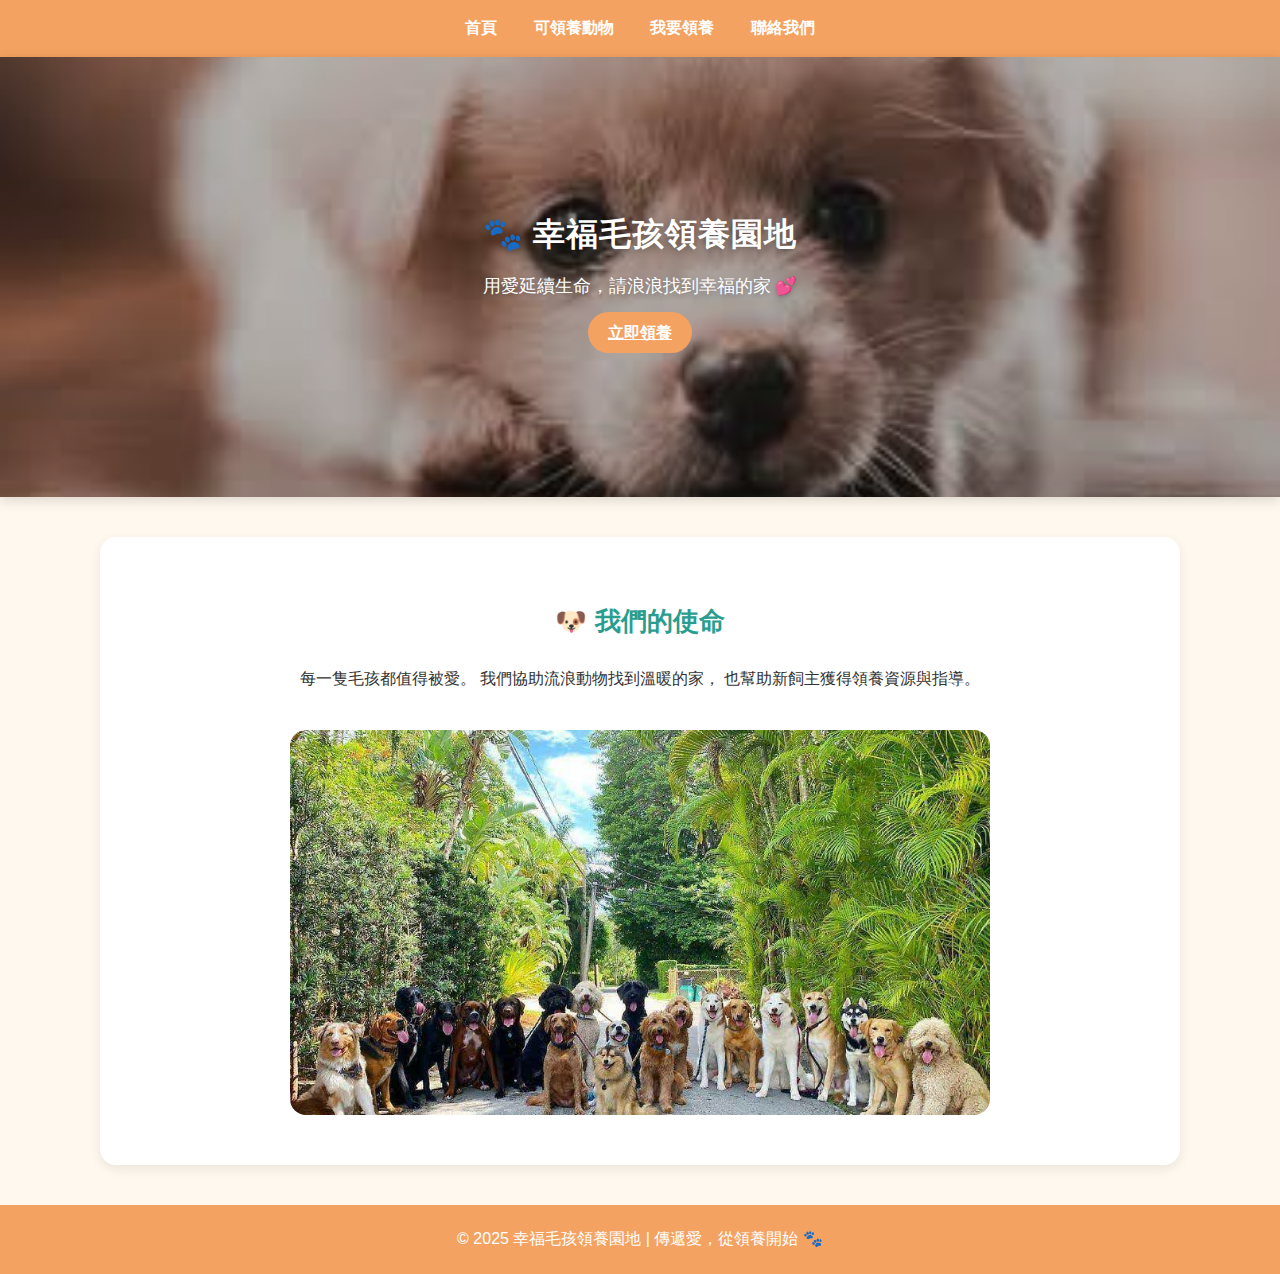
<file: index.html>
<!DOCTYPE html>
<html lang="zh-Hant">

<head>
    <meta charset="UTF-8">
    <title>幸福毛孩領養園地</title>
    <link rel="stylesheet" href="style.css">
</head>

<body>
    <nav class="nav">
        <a href="index.html" class="nav__link">首頁</a>
        <a href="animals.html" class="nav__link">可領養動物</a>
        <a href="adopt.html" class="nav__link">我要領養</a>
        <a href="contact.html" class="nav__link">聯絡我們</a>
    </nav>

    <div class="hero">
        <div class="hero__content">
            <h1>🐾 幸福毛孩領養園地</h1>
            <p>用愛延續生命，請浪浪找到幸福的家 💕</p>
            <a href="adopt.html" class="btn">立即領養</a>
        </div>
    </div>

    <div class="container" style="text-align:center;">
        <h2>🐶 我們的使命</h2>
        <p>每一隻毛孩都值得被愛。
            我們協助流浪動物找到溫暖的家，
            也幫助新飼主獲得領養資源與指導。</p>
        <img src="images/image2.jpg" alt="毛孩形象圖" style="width:70%;border-radius:16px;margin-top:20px;">
    </div>

    <footer>
        © 2025 幸福毛孩領養園地 | 傳遞愛，從領養開始 🐾
    </footer>
</body>

</html>
</file>
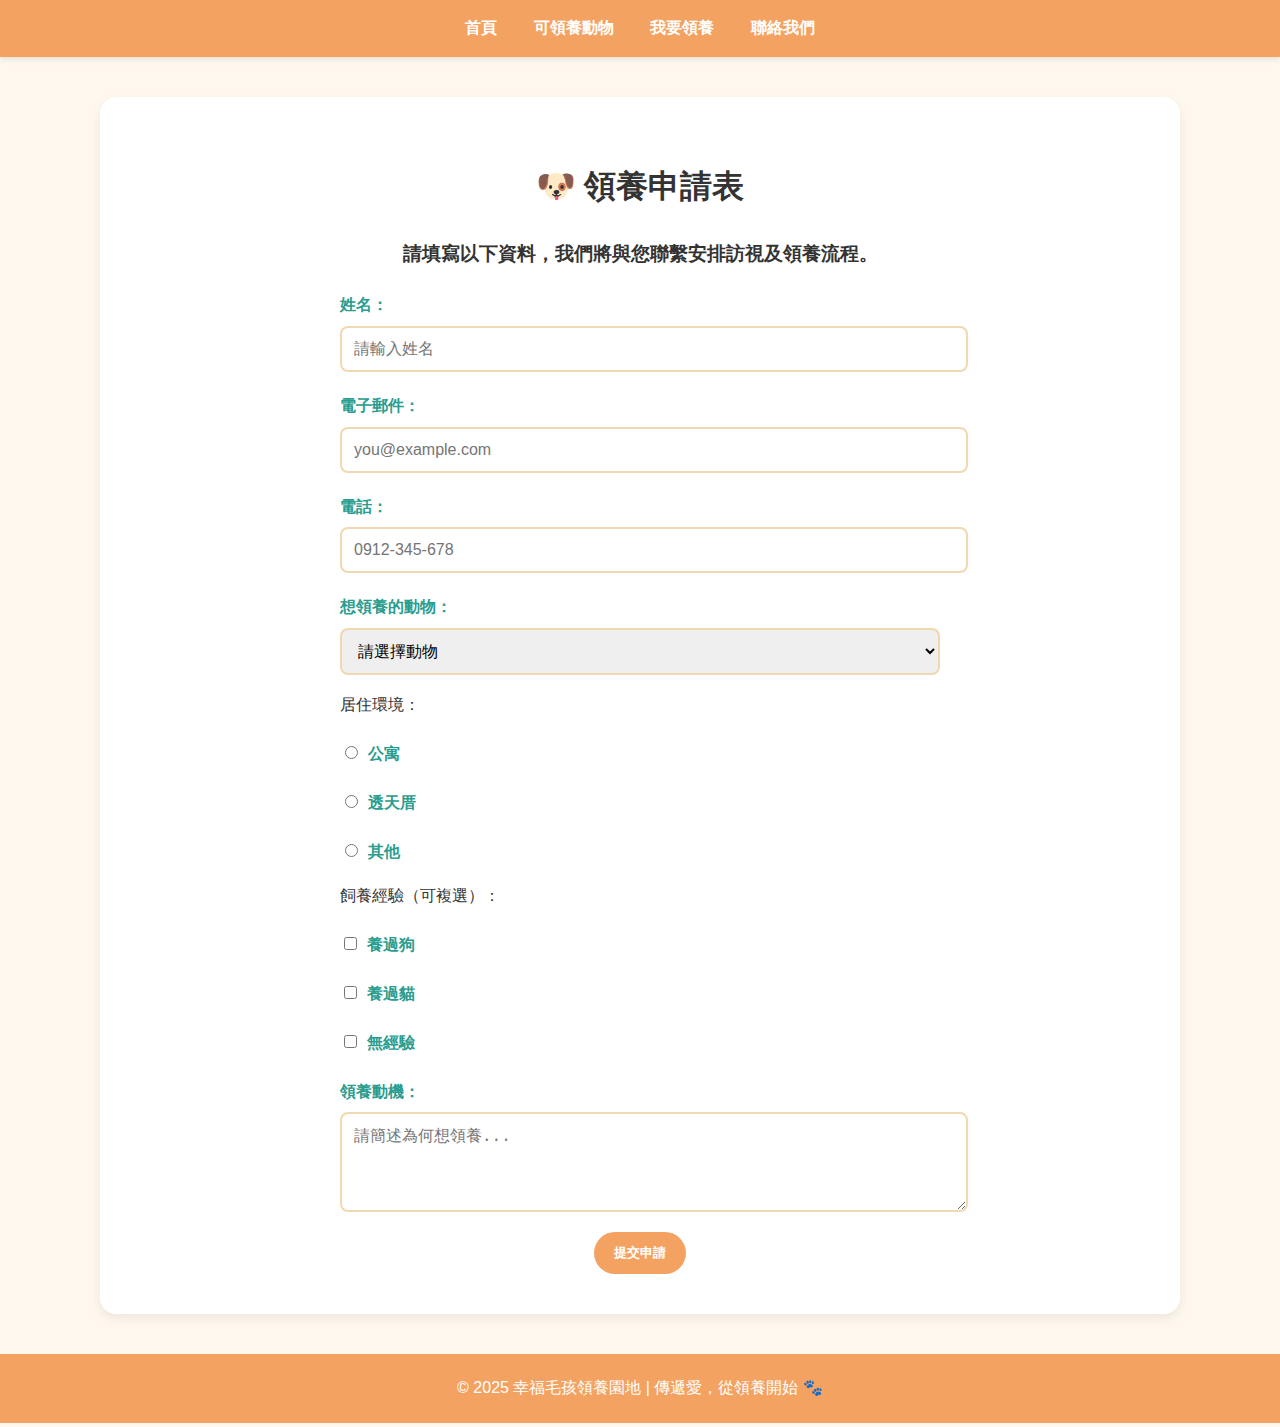
<file: adopt.html>
<!DOCTYPE html>
<html lang="zh-Hant">

<head>
    <meta charset="UTF-8">
    <title>領養申請表</title>
    <link rel="stylesheet" href="style.css">
</head>

<body>
    <nav class="nav">
        <a href="index.html" class="nav__link">首頁</a>
        <a href="animals.html" class="nav__link">可領養動物</a>
        <a href="adopt.html" class="nav__link">我要領養</a>
        <a href="contact.html" class="nav__link">聯絡我們</a>
    </nav>

    <div class="container">
        <h1>🐶 領養申請表</h1>
        <h3>請填寫以下資料，我們將與您聯繫安排訪視及領養流程。</h3>

        <form action="thankyou.html" method="get">
            <label for="name">姓名：</label>
            <input type="text" id="name" name="name" placeholder="請輸入姓名" required>

            <label for="email">電子郵件：</label>
            <input type="email" id="email" name="email" placeholder="you@example.com" required>

            <label for="phone">電話：</label>
            <input type="tel" id="phone" name="phone" placeholder="0912-345-678" required>

            <label for="animal">想領養的動物：</label>
            <select id="animal" name="animal" required>
                <option value="">請選擇動物</option>
                <optgroup label="🐶 狗狗">
                    <option value="柴犬小福">柴犬小福</option>
                    <option value="米克斯阿寶">米克斯阿寶</option>
                    <option value="拉布拉多多多">拉布拉多多多</option>
                </optgroup>
                <optgroup label="🐱 貓咪">
                    <option value="英短耶比">英短耶比</option>
                    <option value="三花貓咪咪">三花貓咪咪</option>
                    <option value="黑貓波波">黑貓波波</option>
                </optgroup>
                <optgroup label="🐹 其他小動物">
                    <option value="黃金鼠皮皮">黃金鼠皮皮</option>
                    <option value="小白兔球球">小白兔球球</option>
                    <option value="鸚鵡綠豆">鸚鵡綠豆</option>
                </optgroup>
            </select>


            <p>居住環境：</p>
            <label><input type="radio" name="house" value="apartment"> 公寓</label>
            <label><input type="radio" name="house" value="house"> 透天厝</label>
            <label><input type="radio" name="house" value="other"> 其他</label>

            <p>飼養經驗（可複選）：</p>
            <label><input type="checkbox" name="experience" value="dog"> 養過狗</label>
            <label><input type="checkbox" name="experience" value="cat"> 養過貓</label>
            <label><input type="checkbox" name="experience" value="none"> 無經驗</label>

            <label for="reason">領養動機：</label>
            <textarea id="reason" name="reason" rows="4" placeholder="請簡述為何想領養..."></textarea>

            <div class="btn-group">
                <button class="btn" type="submit">提交申請</button>
            </div>
        </form>
    </div>

    <footer>
        © 2025 幸福毛孩領養園地 | 傳遞愛，從領養開始 🐾
    </footer>
</body>

</html>
</file>
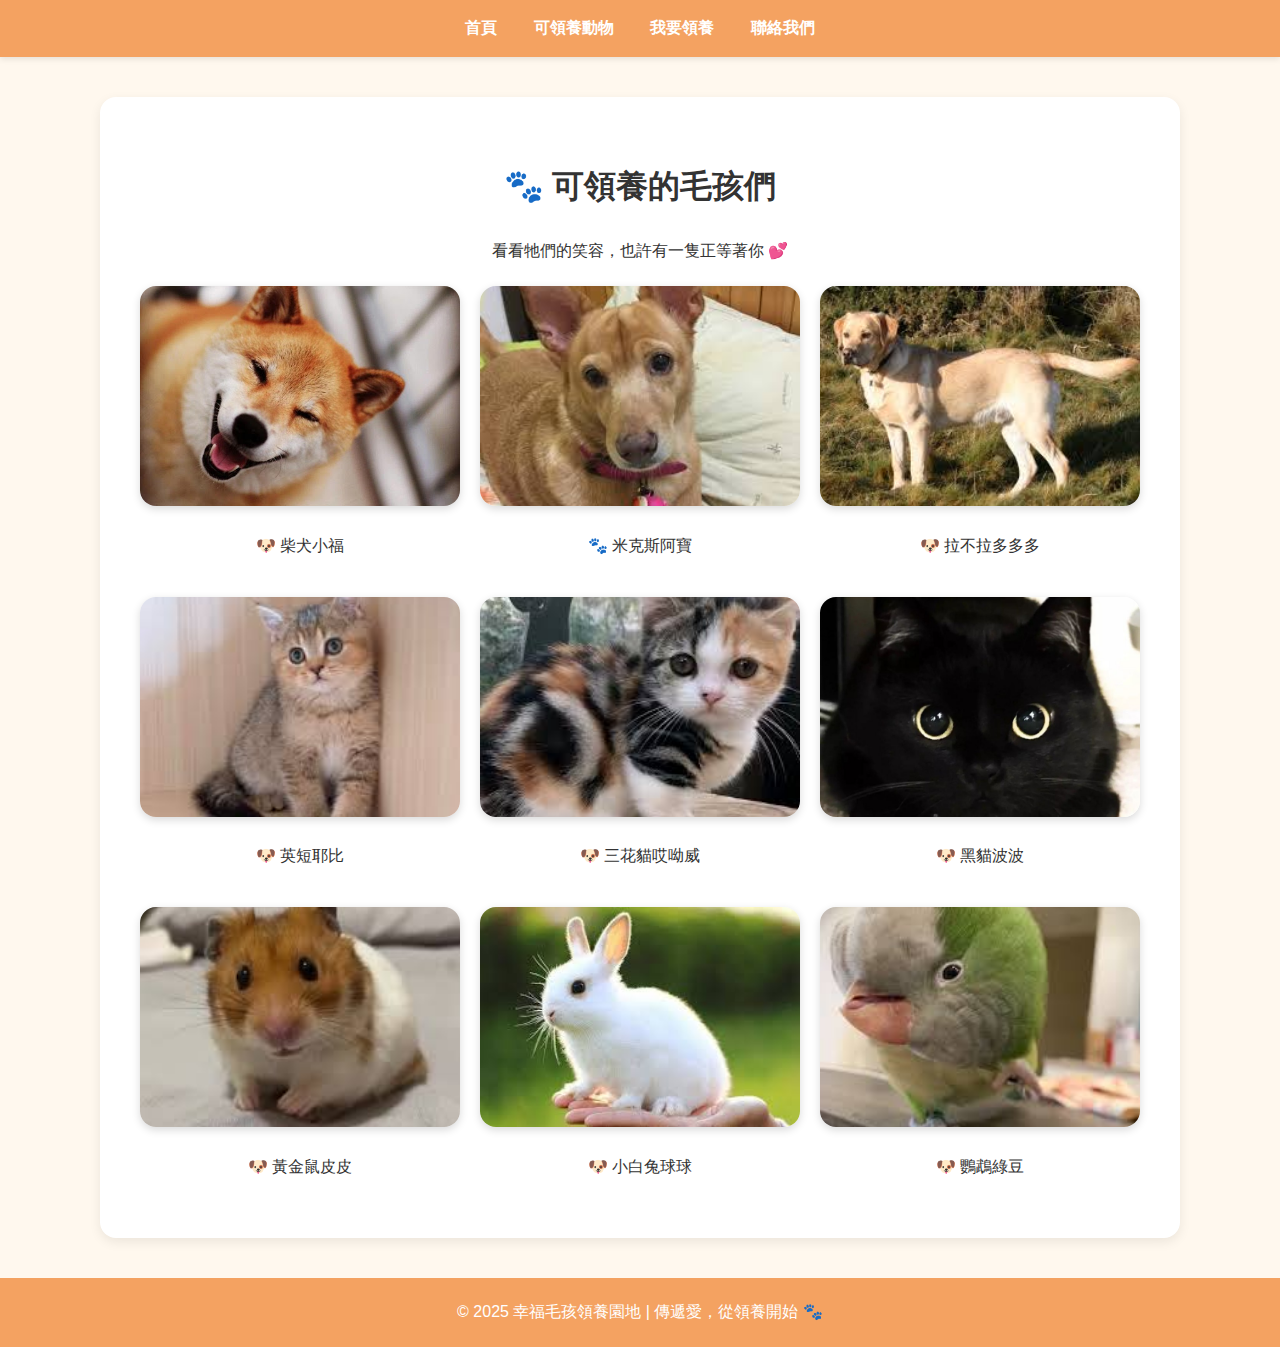
<file: animals.html>
<!DOCTYPE html>
<html lang="zh-Hant">

<head>
    <meta charset="UTF-8">
    <title>可領養動物</title>
    <link rel="stylesheet" href="style.css">
</head>

<body>
    <nav class="nav">
        <a href="index.html" class="nav__link">首頁</a>
        <a href="animals.html" class="nav__link">可領養動物</a>
        <a href="adopt.html" class="nav__link">我要領養</a>
        <a href="contact.html" class="nav__link">聯絡我們</a>
    </nav>

    <div class="container">
        <h1>🐾 可領養的毛孩們</h1>
        <p style="text-align:center;">看看牠們的笑容，也許有一隻正等著你 💕</p>

        <div class="gallery">
            <!-- 小福 -->
            <div class="animal-card">
                <img src="images/image3.jpg" alt="柴犬小福" class="animal-img"
                    onclick="document.getElementById('info1').showModal()">
                <p>🐶 柴犬小福</p>
            </div>

            <dialog id="info1" class="animal-dialog">
                <h2>🐶 柴犬小福</h2>
                <img src="images/image3.jpg" alt="柴犬小福" class="dialog-img">
                <p>年齡：約 2 歲<br>個性：活潑、喜歡曬太陽 ☀️<br>健康狀況：已結紮，定期施打疫苗</p>
                <button class="btn" onclick="this.closest('dialog').close()">關閉</button>
            </dialog>

            <!-- 阿寶 -->
            <div class="animal-card">
                <img src="images/image4.jpg" alt="米克斯阿寶" class="animal-img"
                    onclick="document.getElementById('info2').showModal()">
                <p>🐾 米克斯阿寶</p>
            </div>

            <dialog id="info2" class="animal-dialog">
                <h2>🐾 米克斯阿寶</h2>
                <img src="images/image4.jpg" alt="米克斯阿寶" class="dialog-img">
                <p>年齡：約 3 歲<br>個性：忠誠、有點害羞 🐕🦺<br>健康狀況：已接種疫苗</p>
                <button class="btn" onclick="this.closest('dialog').close()">關閉</button>
            </dialog>

            <div class="animal-card">
                <img src="images/image5.jpg" alt="拉不拉多多多" class="animal-img"
                    onclick="document.getElementById('info3').showModal()">
                <p>🐶 拉不拉多多多</p>
            </div>

            <dialog id="info3" class="animal-dialog">
                <h2>🐶 拉不拉多多多</h2>
                <img src="images/image5.jpg" alt="拉不拉多多多" class="dialog-img">
                <p>年齡：約 4 歲<br>個性：忠誠、熱情、愛撒嬌 <br>健康狀況：已結紮，定期施打疫苗</p>
                <button class="btn" onclick="this.closest('dialog').close()">關閉</button>
            </dialog>

            <div class="animal-card">
                <img src="images/image6.jpg" alt="英短耶比" class="animal-img"
                    onclick="document.getElementById('info4').showModal()">
                <p>🐶 英短耶比</p>
            </div>

            <dialog id="info4" class="animal-dialog">
                <h2>🐶 英短耶比</h2>
                <img src="images/image6.jpg" alt="英短耶比" class="dialog-img">
                <p>年齡：約 6 歲<br>個性：獨立、慵懶、有主見 <br>健康狀況：已結紮，定期施打疫苗</p>
                <button class="btn" onclick="this.closest('dialog').close()">關閉</button>
            </dialog>

            <div class="animal-card">
                <img src="images/image7.jpg" alt="三花貓哎呦威" class="animal-img"
                    onclick="document.getElementById('info5').showModal()">
                <p>🐶 三花貓哎呦威</p>
            </div>

            <dialog id="info5" class="animal-dialog">
                <h2>🐶 三花貓哎呦威</h2>
                <img src="images/image7.jpg" alt="三花貓哎呦威" class="dialog-img">
                <p>年齡：約 0.5 歲<br>個性：神秘、優雅、獨立、有點傲嬌 <br>健康狀況：已結紮，定期施打疫苗</p>
                <button class="btn" onclick="this.closest('dialog').close()">關閉</button>
            </dialog>

            <div class="animal-card">
                <img src="images/image8.jpg" alt="黑貓波波" class="animal-img"
                    onclick="document.getElementById('info6').showModal()">
                <p>🐶 黑貓波波</p>
            </div>

            <dialog id="info6" class="animal-dialog">
                <h2>🐶 黑貓波波</h2>
                <img src="images/image8.jpg" alt="黑貓波波" class="dialog-img">
                <p>年齡：約 1 歲<br>個性：安靜、慵懶、觀察力強<br>健康狀況：已結紮，定期施打疫苗</p>
                <button class="btn" onclick="this.closest('dialog').close()">關閉</button>
            </dialog>

            <div class="animal-card">
                <img src="images/image9.jpg" alt="黃金鼠皮皮" class="animal-img"
                    onclick="document.getElementById('info7').showModal()">
                <p>🐶 黃金鼠皮皮</p>
            </div>

            <dialog id="info7" class="animal-dialog">
                <h2>🐶 黃金鼠皮皮</h2>
                <img src="images/image9.jpg" alt="黃金鼠皮皮" class="dialog-img">
                <p>年齡：約 1.5 歲<br>個性：活潑、好奇、膽小但機靈<br>健康狀況：已結紮，定期施打疫苗</p>
                <button class="btn" onclick="this.closest('dialog').close()">關閉</button>
            </dialog>

            <div class="animal-card">
                <img src="images/image10.jpg" alt="小白兔球球" class="animal-img"
                    onclick="document.getElementById('info8').showModal()">
                <p>🐶 小白兔球球</p>
            </div>

            <dialog id="info8" class="animal-dialog">
                <h2>🐶 小白兔球球</h2>
                <img src="images/image10.jpg" alt="小白兔球球" class="dialog-img">
                <p>年齡：約 2 歲<br>個性：溫柔、敏感、害羞<br>健康狀況：已結紮，定期施打疫苗</p>
                <button class="btn" onclick="this.closest('dialog').close()">關閉</button>
            </dialog>

            <div class="animal-card">
                <img src="images/image11.jpg" alt="鸚鵡綠豆" class="animal-img"
                    onclick="document.getElementById('info9').showModal()">
                <p>🐶 鸚鵡綠豆</p>
            </div>

            <dialog id="info9" class="animal-dialog">
                <h2>🐶 鸚鵡綠豆</h2>
                <img src="images/image11.jpg" alt="鸚鵡綠豆" class="dialog-img">
                <p>年齡：約 3.5 歲<br>個性：聰明、愛說話、好奇心強<br>健康狀況：已結紮，定期施打疫苗</p>
                <button class="btn" onclick="this.closest('dialog').close()">關閉</button>
            </dialog>
        </div>
    </div>

    <footer>
        © 2025 幸福毛孩領養園地 | 傳遞愛，從領養開始 🐾
    </footer>
</body>

</html>
</file>
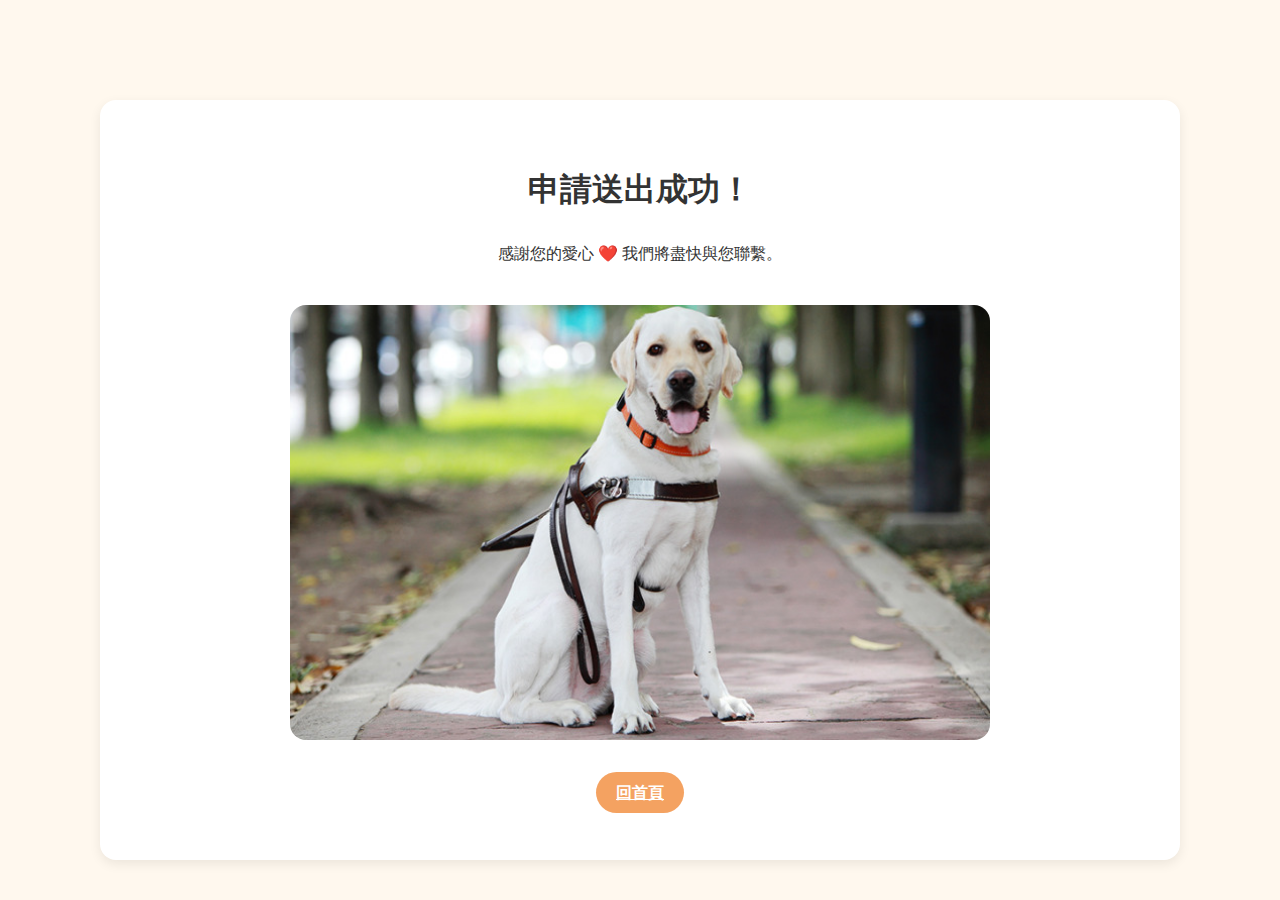
<file: thankyou.html>
<!DOCTYPE html>
<html lang="zh-Hant">
<head>
  <meta charset="UTF-8">
  <title>申請完成</title>
  <link rel="stylesheet" href="style.css">
</head>
<body>
  <div class="container" style="text-align:center;margin-top:100px;">
    <h1>申請送出成功！</h1>
    <p>感謝您的愛心 ❤️ 我們將盡快與您聯繫。</p>
    <img src="images/image12.jpg" alt="毛孩形象圖" style="width:70%;border-radius:16px;margin-top:20px;">
    <br> <!-- 換行，讓按鈕出現在圖片下方 -->
    <br> 
    <a href="index.html" class="btn">回首頁</a>
</div>

</body>
</html>
</file>
<file: style.css>
/* === 全站顏色設定 === */
:root {
  --main-color: #f4a261;      /* 橘色 */
  --main-dark: #e76f51;       /* 深橘紅 */
  --accent-color: #2a9d8f;    /* 粉綠 */
  --bg-light: #fff8ee;        /* 米白背景 */
  --text-color: #333;
}

/* === Flex 版型讓 footer 永遠在底部 === */
html, body {
  height: 100%;
  margin: 0;
  display: flex;
  flex-direction: column;
}

/* === 全域設定 === */
body {
  font-family: "Noto Sans TC", "Comic Neue", sans-serif;
  background-color: var(--bg-light);
  color: var(--text-color);
  line-height: 1.8;
}

/* === 導覽列 === */
.nav {
  background-color: var(--main-color);
  text-align: center;
  padding: 14px 0;
  box-shadow: 0 2px 6px rgba(0,0,0,0.1);
}
.nav__link {
  color: #fff;
  text-decoration: none;
  margin: 0 16px;
  font-weight: 600;
  transition: color 0.3s ease;
}
.nav__link:hover {
  color: var(--accent-color);
}

/* === Hero 區塊 === */
.hero {
  text-align: center;
  background: linear-gradient(135deg, #f4a261, #e76f51);
  color: #fff;
  padding: 60px 20px;
  border-radius: 16px;
  box-shadow: 0 3px 12px rgba(0,0,0,0.15);
  flex: 1; /* 撐開主體空間 */
}
.hero h1 {
  color: #fff;
  font-size: 2.2rem;
  letter-spacing: 1px;
}
.hero p {
  font-size: 1.1rem;
  margin: 12px 0 20px;
}

/* === 主容器 === */
.container {
  width: 85%;
  max-width: 1000px;
  margin: 40px auto;
  background-color: #fff;
  padding: 40px;
  border-radius: 16px;
  box-shadow: 0 4px 12px rgba(0,0,0,0.08);
  flex: 1; /* 撐開主體空間 */
}

.container h3 {
    text-align: center;
    margin-bottom: 20px;
    color: var(--text-color);
}

/* === 標題 === */
h1, h2 {
  text-align: center;
}
h2 {
  color: var(--accent-color);
  font-size: 1.6rem;
}

/* === 按鈕 === */
.btn {
  background-color: var(--main-color);
  color: #fff;
  padding: 12px 20px;
  border: none;
  border-radius: 50px;
  cursor: pointer;
  transition: all 0.3s ease;
  font-weight: 600;
}
.btn:hover {
  background-color: var(--main-dark);
  transform: translateY(-3px);
  box-shadow: 0 4px 8px rgba(0,0,0,0.2);
}

.btn-group {
  text-align: center;
  margin-top: 10px;
}

/* === 表單 === */
form {
  width: 100%;
  max-width: 600px;
  margin: 0 auto;
}
label {
  font-weight: bold;
  display: block;
  margin-top: 20px;
  color: var(--accent-color);
}
input, select, textarea {
  width: 100%;
  padding: 12px;
  margin-top: 6px;
  border: 2px solid #f0d8b0;
  border-radius: 8px;
  transition: border-color 0.3s ease;
  font-size: 1rem;
}
input:focus, select:focus, textarea:focus {
  border-color: var(--main-color);
  outline: none;
}
input[type="radio"], input[type="checkbox"] {
  width: auto;
  margin-right: 6px;
}

/* === 圖片牆 === */
.gallery {
  display: grid;
  grid-template-columns: repeat(auto-fill, minmax(240px, 1fr));
  gap: 20px;
  margin-top: 20px;
}
.gallery img {
  width: 100%;
  height: 220px;
  object-fit: cover;
  border-radius: 16px;
  box-shadow: 0 3px 8px rgba(0,0,0,0.15);
  transition: transform 0.3s ease, box-shadow 0.3s ease;
}
.gallery img:hover {
  transform: scale(1.05);
  box-shadow: 0 6px 16px rgba(0,0,0,0.25);
}

/* === Footer === */
footer {
  text-align: center;
  padding: 20px;
  background-color: var(--main-color);
  color: #fff;
  border-top-left-radius: 0px;
  border-top-right-radius: 0px;
  font-weight: 500;
}

/* Hero：整張圖當背景 */
.hero {
  position: relative;
  min-height: 320px;                  /* 視覺高度 */
  padding: 60px 20px;                 /* 內距避免文字貼邊 */
  border-radius: 0px;
  box-shadow: 0 3px 12px rgba(0,0,0,0.15);
  background-image: 
    linear-gradient(                  /* 上方淡淡的漸層做遮罩，讓字清楚 */
      rgba(0,0,0,0.25), 
      rgba(0,0,0,0.25)
    ),
    url("images/image1.jpg");                  /* ← 換成你的圖片檔名 */
  background-size: cover;             /* 充滿區塊、不變形 */
  background-position: center;        /* 居中對齊 */
  color: #fff;                        /* 讓文字變白 */
  display: flex;                      /* 置中內容 */
  align-items: center;                /* 垂直置中 */
  justify-content: center;            /* 水平置中 */
  text-align: center;                 /* 文字置中 */
}

/* 文字容器（可加一點陰影提升可讀性） */
.hero__content h1 { 
  margin: 0 0 8px;
  font-size: 2rem;
  text-shadow: 0 2px 8px rgba(0,0,0,0.35);
}
.hero__content p {
  margin: 0 0 16px;
  text-shadow: 0 2px 6px rgba(0,0,0,0.3);
}

.animal-card {
  text-align: center;
}
.animal-img {
  width: 100%;
  height: 220px;
  object-fit: cover;
  border-radius: 12px;
  cursor: pointer;
  transition: transform 0.2s;
}
.animal-img:hover {
  transform: scale(1.05);
}

/* 彈出視窗樣式 */
.animal-dialog {
  border: none;
  border-radius: 16px;
  padding: 20px;
  max-width: 400px;
  text-align: center;
  background: rgba(255, 255, 255, 0.95);
  box-shadow: 0 8px 24px rgba(0,0,0,0.2);
  backdrop-filter: blur(5px);
}
.dialog-img {
  width: 80%;
  border-radius: 12px;
  margin-bottom: 10px;
}

/* 背景半透明遮罩 */
::backdrop {
  background: rgba(0,0,0,0.4);
}
</file>
